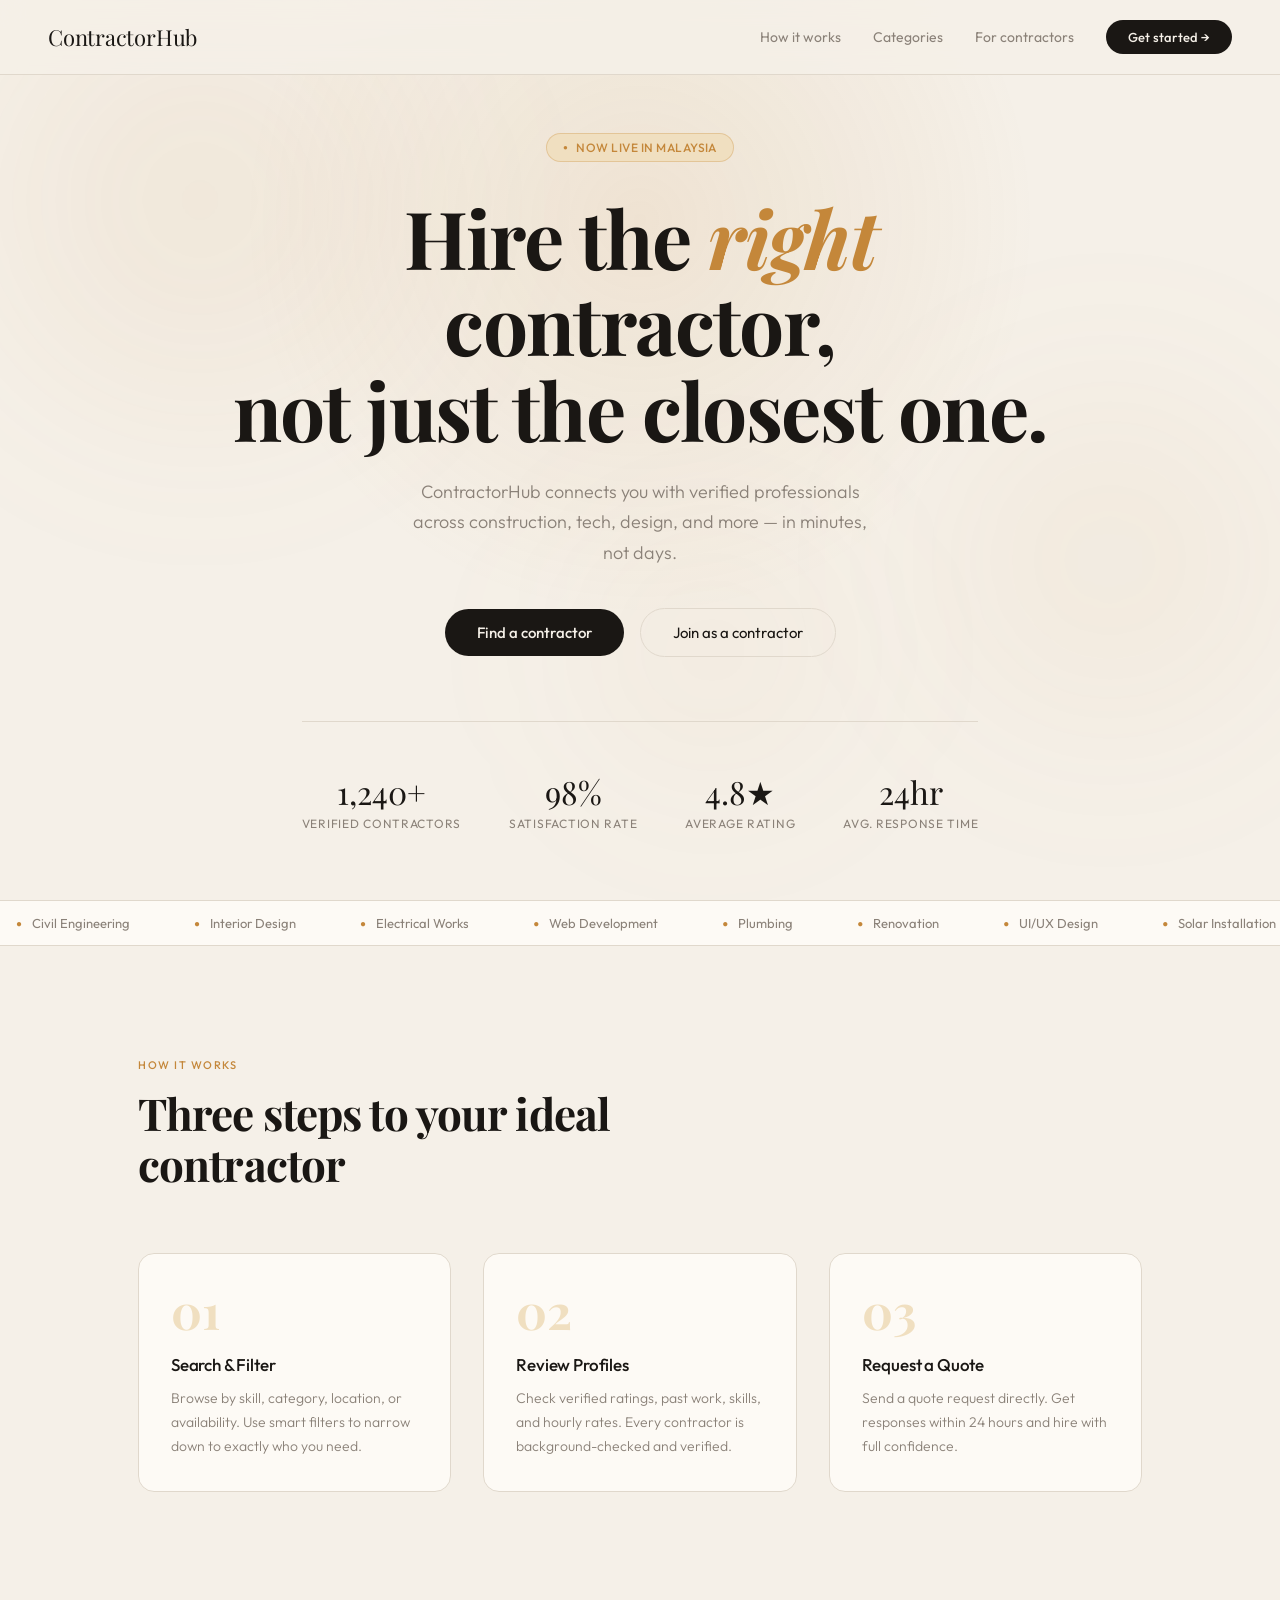
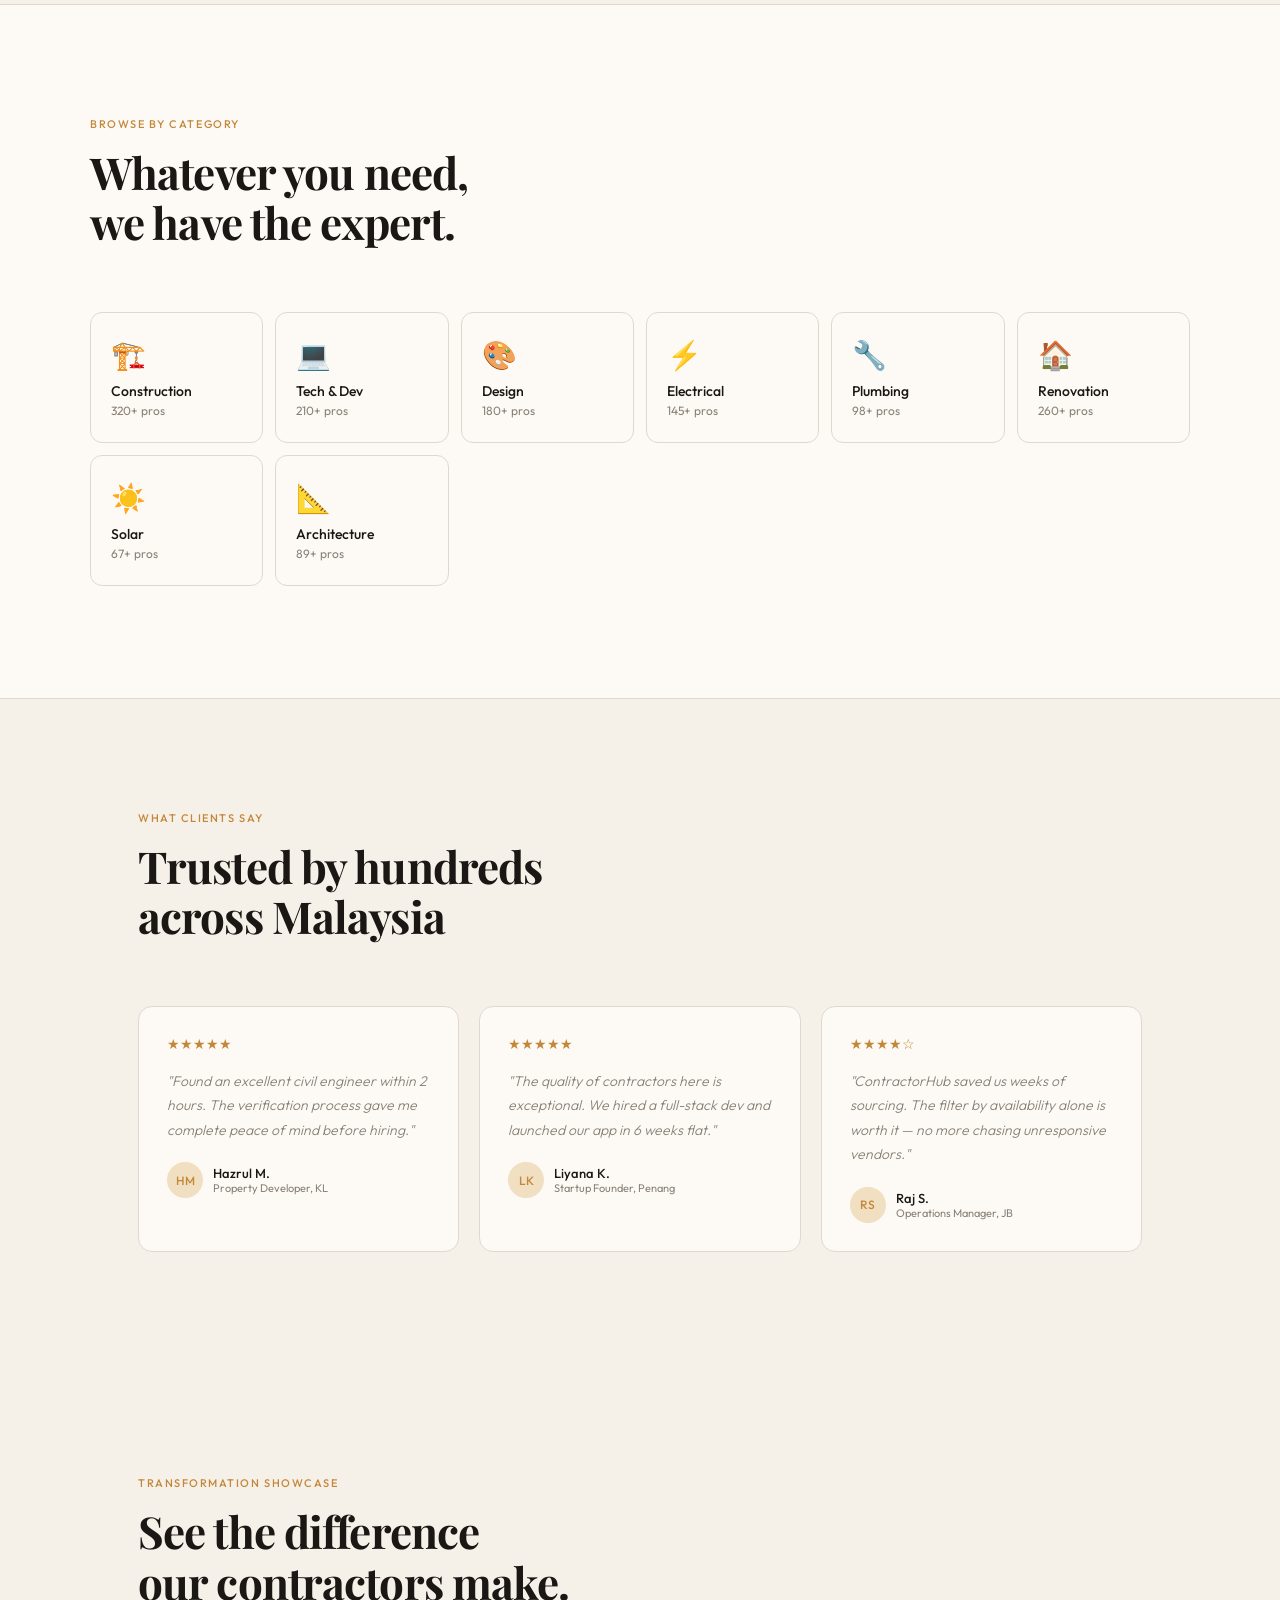
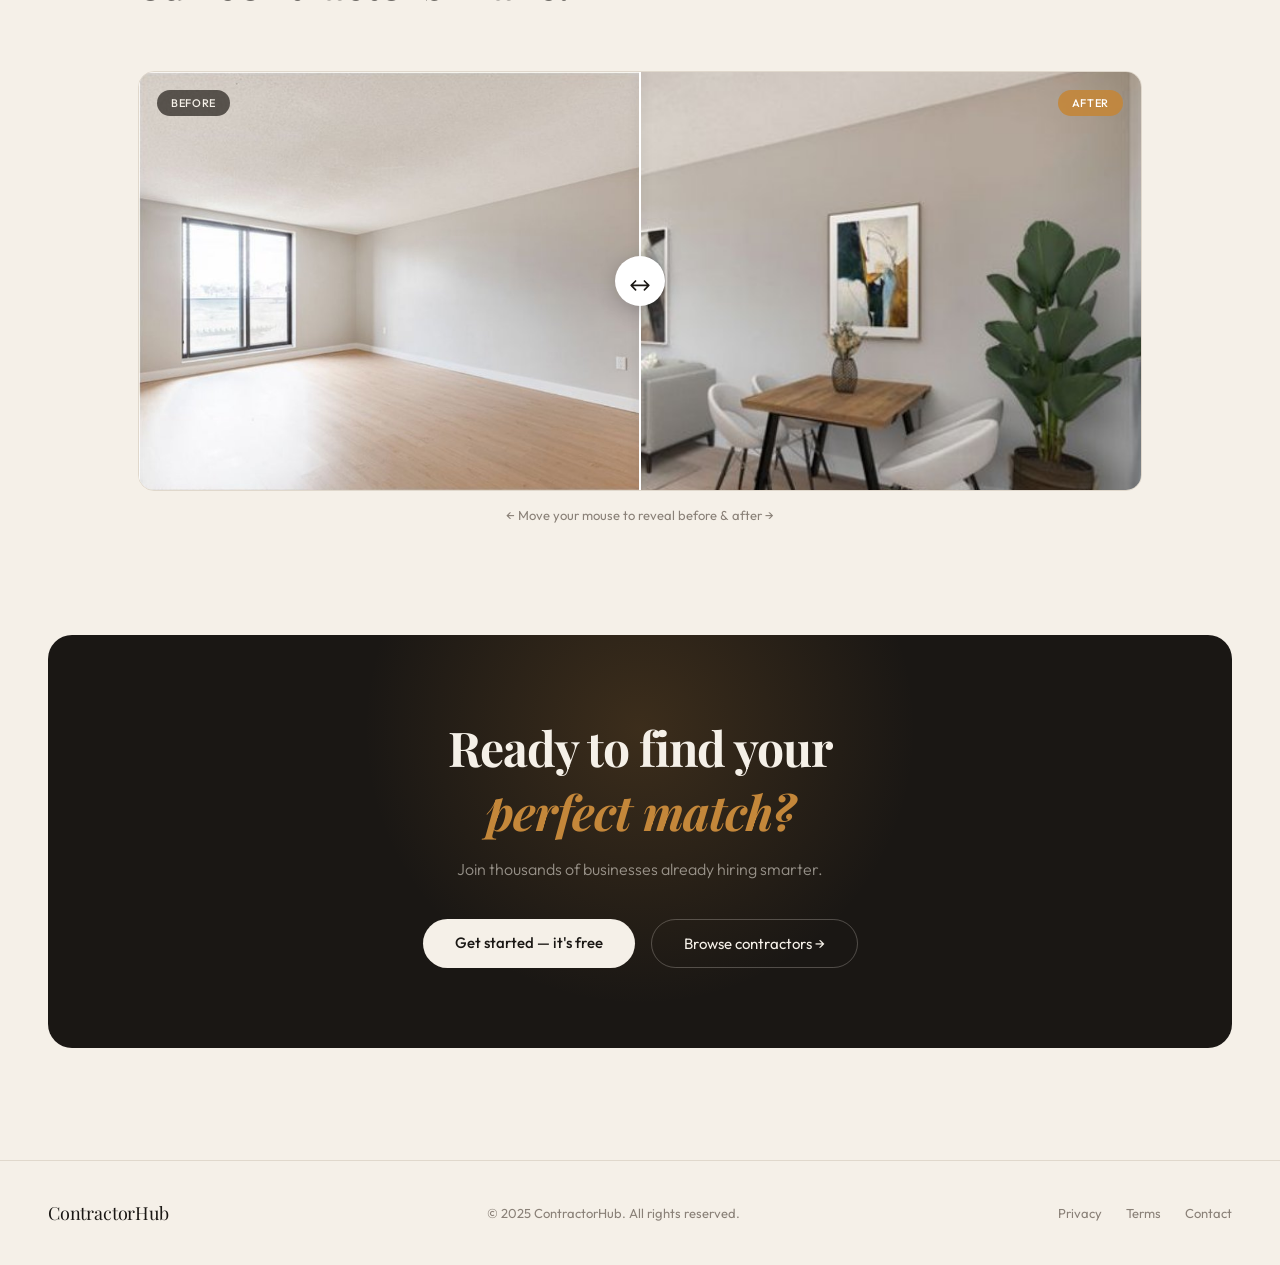
<file: contractor-marketplace/landing.html>
<!DOCTYPE html>
<html lang="en">
<head>
  <meta charset="UTF-8" />
  <meta name="viewport" content="width=device-width, initial-scale=1.0" />
  <title>ContractorHub — The Smart Way to Hire</title>
  <link rel="preconnect" href="https://fonts.googleapis.com" />
  <link href="https://fonts.googleapis.com/css2?family=Playfair+Display:ital,wght@0,400;0,700;1,400&family=Outfit:wght@300;400;500&display=swap" rel="stylesheet" />
  <style>
    *, *::before, *::after { box-sizing: border-box; margin: 0; padding: 0; }

    :root {
      --cream: #F5F0E8;
      --ink: #1A1714;
      --warm: #C4873A;
      --warm-light: #F0DFC0;
      --muted: #8A8178;
      --border: #E0D8CC;
      --white: #FDFAF5;
    }

    html { scroll-behavior: smooth; }

    body {
      font-family: 'Outfit', sans-serif;
      background: var(--cream);
      color: var(--ink);
      overflow-x: hidden;
    }

    /* NAV */
    nav {
      position: fixed;
      top: 0; left: 0; right: 0;
      z-index: 100;
      display: flex;
      align-items: center;
      justify-content: space-between;
      padding: 1.25rem 3rem;
      background: rgba(245, 240, 232, 0.85);
      backdrop-filter: blur(12px);
      border-bottom: 1px solid var(--border);
    }
    .nav-logo {
      font-family: 'Playfair Display', serif;
      font-size: 22px;
      color: var(--ink);
      text-decoration: none;
      letter-spacing: -0.01em;
    }
    .nav-links {
      display: flex;
      align-items: center;
      gap: 2rem;
    }
    .nav-links a {
      font-size: 14px;
      font-weight: 400;
      color: var(--muted);
      text-decoration: none;
      transition: color 0.2s;
    }
    .nav-links a:hover { color: var(--ink); }
    .nav-cta {
      padding: 9px 22px;
      background: var(--ink);
      color: var(--cream) !important;
      border-radius: 100px;
      font-size: 13px !important;
      font-weight: 500 !important;
      transition: opacity 0.2s !important;
    }
    .nav-cta:hover { opacity: 0.8; }

    /* HERO */
    .hero {
      min-height: 100vh;
      display: flex;
      flex-direction: column;
      align-items: center;
      justify-content: center;
      text-align: center;
      padding: 8rem 2rem 4rem;
      position: relative;
      overflow: hidden;
    }
    .hero::before {
      content: '';
      position: absolute;
      top: -20%;
      left: 50%;
      transform: translateX(-50%);
      width: 800px;
      height: 800px;
      background: radial-gradient(ellipse, rgba(196,135,58,0.12) 0%, transparent 70%);
      pointer-events: none;
    }
    .hero-badge {
      display: inline-flex;
      align-items: center;
      gap: 8px;
      padding: 6px 16px;
      background: var(--warm-light);
      border: 1px solid rgba(196,135,58,0.3);
      border-radius: 100px;
      font-size: 12px;
      font-weight: 500;
      color: var(--warm);
      letter-spacing: 0.04em;
      text-transform: uppercase;
      margin-bottom: 2rem;
      opacity: 0;
      animation: fadeUp 0.6s ease 0.1s forwards;
    }
    .hero-badge::before { content: '●'; font-size: 8px; }

    .hero h1 {
      font-family: 'Playfair Display', serif;
      font-size: clamp(42px, 7vw, 80px);
      font-weight: 700;
      line-height: 1.08;
      letter-spacing: -0.02em;
      max-width: 820px;
      margin-bottom: 1.5rem;
      opacity: 0;
      animation: fadeUp 0.7s ease 0.2s forwards;
    }
    .hero h1 em {
      font-style: italic;
      color: var(--warm);
    }
    .hero-sub {
      font-size: clamp(15px, 2vw, 18px);
      font-weight: 300;
      color: var(--muted);
      max-width: 480px;
      line-height: 1.7;
      margin-bottom: 2.5rem;
      opacity: 0;
      animation: fadeUp 0.7s ease 0.35s forwards;
    }
    .hero-actions {
      display: flex;
      align-items: center;
      gap: 1rem;
      flex-wrap: wrap;
      justify-content: center;
      opacity: 0;
      animation: fadeUp 0.7s ease 0.5s forwards;
    }
    .btn-main {
      padding: 14px 32px;
      background: var(--ink);
      color: var(--cream);
      border-radius: 100px;
      font-size: 15px;
      font-weight: 500;
      text-decoration: none;
      transition: transform 0.2s, opacity 0.2s;
      font-family: 'Outfit', sans-serif;
    }
    .btn-main:hover { opacity: 0.85; transform: translateY(-1px); }
    .btn-ghost {
      padding: 14px 32px;
      border: 1px solid var(--border);
      color: var(--ink);
      border-radius: 100px;
      font-size: 15px;
      font-weight: 400;
      text-decoration: none;
      transition: background 0.2s;
      font-family: 'Outfit', sans-serif;
    }
    .btn-ghost:hover { background: var(--warm-light); border-color: var(--warm); }

    .hero-stats {
      display: flex;
      gap: 3rem;
      margin-top: 4rem;
      padding-top: 3rem;
      border-top: 1px solid var(--border);
      opacity: 0;
      animation: fadeUp 0.7s ease 0.65s forwards;
    }
    .hero-stat-num {
      font-family: 'Playfair Display', serif;
      font-size: 32px;
      color: var(--ink);
    }
    .hero-stat-label {
      font-size: 12px;
      color: var(--muted);
      letter-spacing: 0.06em;
      text-transform: uppercase;
      margin-top: 3px;
    }

    /* MARQUEE */
    .marquee-wrap {
      overflow: hidden;
      border-top: 1px solid var(--border);
      border-bottom: 1px solid var(--border);
      padding: 14px 0;
      background: var(--white);
    }
    .marquee-track {
      display: flex;
      gap: 2rem;
      animation: scroll 28s linear infinite;
      width: max-content;
    }
    .marquee-item {
      display: flex;
      align-items: center;
      gap: 10px;
      font-size: 13px;
      font-weight: 400;
      color: var(--muted);
      white-space: nowrap;
      padding: 0 1rem;
    }
    .marquee-item span { color: var(--warm); font-size: 10px; }

    /* HOW IT WORKS */
    .section {
      padding: 7rem 3rem;
      max-width: 1100px;
      margin: 0 auto;
    }
    .section-eyebrow {
      font-size: 11px;
      letter-spacing: 0.14em;
      text-transform: uppercase;
      color: var(--warm);
      margin-bottom: 1rem;
      font-weight: 500;
    }
    .section-title {
      font-family: 'Playfair Display', serif;
      font-size: clamp(28px, 4vw, 44px);
      font-weight: 700;
      letter-spacing: -0.02em;
      line-height: 1.15;
      max-width: 560px;
      margin-bottom: 4rem;
    }
    .steps {
      display: grid;
      grid-template-columns: repeat(3, 1fr);
      gap: 2rem;
    }
    .step {
      padding: 2rem;
      background: var(--white);
      border: 1px solid var(--border);
      border-radius: 16px;
      position: relative;
      transition: transform 0.2s, border-color 0.2s;
    }
    .step:hover { transform: translateY(-4px); border-color: var(--warm); }
    .step-num {
      font-family: 'Playfair Display', serif;
      font-size: 48px;
      color: var(--warm-light);
      line-height: 1;
      margin-bottom: 1.25rem;
      font-weight: 700;
    }
    .step h3 {
      font-size: 17px;
      font-weight: 500;
      margin-bottom: 0.75rem;
      letter-spacing: -0.01em;
    }
    .step p { font-size: 14px; color: var(--muted); line-height: 1.7; font-weight: 300; }

    /* CATEGORIES */
    .cats-section {
      background: var(--white);
      border-top: 1px solid var(--border);
      border-bottom: 1px solid var(--border);
      padding: 7rem 3rem;
    }
    .cats-inner { max-width: 1100px; margin: 0 auto; }
    .cats-grid {
      display: grid;
      grid-template-columns: repeat(auto-fill, minmax(160px, 1fr));
      gap: 12px;
      margin-top: 3rem;
    }
    .cat-card {
      padding: 1.5rem 1.25rem;
      border: 1px solid var(--border);
      border-radius: 12px;
      cursor: pointer;
      transition: all 0.2s;
      text-decoration: none;
      display: block;
    }
    .cat-card:hover { background: var(--warm-light); border-color: var(--warm); transform: translateY(-2px); }
    .cat-icon { font-size: 28px; margin-bottom: 10px; }
    .cat-name { font-size: 14px; font-weight: 500; color: var(--ink); }
    .cat-count { font-size: 12px; color: var(--muted); margin-top: 3px; }

    /* TESTIMONIALS */
    .testi-grid {
      display: grid;
      grid-template-columns: repeat(3, 1fr);
      gap: 1.25rem;
      margin-top: 3rem;
    }
    .testi-card {
      background: var(--white);
      border: 1px solid var(--border);
      border-radius: 14px;
      padding: 1.75rem;
      transition: transform 0.2s;
    }
    .testi-card:hover { transform: translateY(-3px); }
    .testi-stars { color: var(--warm); font-size: 14px; margin-bottom: 1rem; }
    .testi-text { font-size: 14px; color: var(--muted); line-height: 1.75; font-weight: 300; font-style: italic; margin-bottom: 1.25rem; }
    .testi-author { display: flex; align-items: center; gap: 10px; }
    .testi-av {
      width: 36px; height: 36px; border-radius: 50%;
      display: flex; align-items: center; justify-content: center;
      font-size: 12px; font-weight: 500;
      background: var(--warm-light); color: var(--warm);
    }
    .testi-name { font-size: 13px; font-weight: 500; }
    .testi-role { font-size: 11px; color: var(--muted); }

    /* CTA BANNER */
    .cta-banner {
      margin: 0 3rem 7rem;
      background: var(--ink);
      border-radius: 24px;
      padding: 5rem 4rem;
      text-align: center;
      position: relative;
      overflow: hidden;
    }
    .cta-banner::before {
      content: '';
      position: absolute;
      top: -50%; left: 50%;
      transform: translateX(-50%);
      width: 600px; height: 600px;
      background: radial-gradient(ellipse, rgba(196,135,58,0.2) 0%, transparent 65%);
      pointer-events: none;
    }
    .cta-banner h2 {
      font-family: 'Playfair Display', serif;
      font-size: clamp(28px, 4vw, 48px);
      color: var(--cream);
      margin-bottom: 1rem;
      letter-spacing: -0.02em;
      position: relative;
    }
    .cta-banner h2 em { color: var(--warm); font-style: italic; }
    .cta-banner p {
      font-size: 16px;
      color: rgba(245,240,232,0.55);
      margin-bottom: 2.5rem;
      font-weight: 300;
      position: relative;
    }
    .cta-banner-btns { display: flex; gap: 1rem; justify-content: center; position: relative; flex-wrap: wrap; }
    .btn-cream {
      padding: 14px 32px;
      background: var(--cream);
      color: var(--ink);
      border-radius: 100px;
      font-size: 15px;
      font-weight: 500;
      text-decoration: none;
      transition: opacity 0.2s;
      font-family: 'Outfit', sans-serif;
    }
    .btn-cream:hover { opacity: 0.85; }
    .btn-outline-cream {
      padding: 14px 32px;
      border: 1px solid rgba(245,240,232,0.25);
      color: var(--cream);
      border-radius: 100px;
      font-size: 15px;
      font-weight: 400;
      text-decoration: none;
      transition: background 0.2s;
      font-family: 'Outfit', sans-serif;
    }
    .btn-outline-cream:hover { background: rgba(245,240,232,0.1); }

    /* FOOTER */
    footer {
      border-top: 1px solid var(--border);
      padding: 2.5rem 3rem;
      display: flex;
      align-items: center;
      justify-content: space-between;
      flex-wrap: wrap;
      gap: 1rem;
    }
    footer .nav-logo { font-size: 18px; }
    .footer-copy { font-size: 13px; color: var(--muted); }
    .footer-links { display: flex; gap: 1.5rem; }
    .footer-links a { font-size: 13px; color: var(--muted); text-decoration: none; }
    .footer-links a:hover { color: var(--ink); }

    /* ANIMATIONS */
    @keyframes fadeUp {
      from { opacity: 0; transform: translateY(20px); }
      to   { opacity: 1; transform: translateY(0); }
    }
    @keyframes scroll {
      from { transform: translateX(0); }
      to   { transform: translateX(-50%); }
    }

    /* PARALLAX BG */
    #parallax-bg {
      position: fixed;
      inset: 0;
      z-index: -1;
      pointer-events: none;
    }
    .parallax-layer {
      position: absolute;
      inset: 0;
      will-change: transform;
    }
    .orb {
      position: absolute;
      border-radius: 50%;
      filter: blur(80px);
      opacity: 0;
      transition: opacity 1.2s ease;
    }
    .orb.visible { opacity: 1; }
    .orb-1 { width: 600px; height: 600px; background: radial-gradient(ellipse, rgba(196,135,58,0.10) 0%, transparent 70%); top: -100px; left: -100px; }
    .orb-2 { width: 500px; height: 500px; background: radial-gradient(ellipse, rgba(196,135,58,0.07) 0%, transparent 70%); bottom: 10%; right: -80px; }
    .orb-3 { width: 400px; height: 400px; background: radial-gradient(ellipse, rgba(196,135,58,0.06) 0%, transparent 70%); top: 50%; left: 40%; }


    /* BEFORE/AFTER SLIDER */
    .ba-section {
      padding: 7rem 3rem;
      max-width: 1100px;
      margin: 0 auto;
    }
    .ba-slider-wrap {
      position: relative;
      width: 100%;
      height: 420px;
      border-radius: 16px;
      overflow: hidden;
      cursor: ew-resize;
      user-select: none;
      border: 1px solid var(--border);
      margin-top: 3rem;
    }
    .ba-img-after {
      position: absolute;
      inset: 0;
      width: 100%;
      height: 100%;
      object-fit: cover;
      object-position: center;
      pointer-events: none;
    }
    .ba-before-clip {
      position: absolute;
      inset: 0;
      overflow: hidden;
      width: 50%;
    }
    .ba-before-clip img {
      position: absolute;
      top: 0; left: 0;
      width: 100vw;
      max-width: 100%;
      height: 100%;
      object-fit: cover;
      object-position: left center;
      pointer-events: none;
    }
    .ba-divider {
      position: absolute;
      top: 0; bottom: 0;
      width: 2px;
      background: #fff;
      left: 50%;
      transform: translateX(-50%);
      z-index: 10;
      pointer-events: none;
      box-shadow: 0 0 12px rgba(0,0,0,0.2);
    }
    .ba-handle {
      position: absolute;
      top: 50%; left: 50%;
      transform: translate(-50%, -50%);
      width: 50px; height: 50px;
      background: #fff;
      border-radius: 50%;
      box-shadow: 0 4px 20px rgba(0,0,0,0.2);
      display: flex;
      align-items: center;
      justify-content: center;
      z-index: 11;
      pointer-events: none;
    }
    .ba-tag {
      position: absolute;
      top: 18px;
      z-index: 12;
      font-size: 11px;
      font-family: 'Outfit', sans-serif;
      font-weight: 500;
      padding: 6px 14px;
      border-radius: 100px;
      pointer-events: none;
      letter-spacing: 0.06em;
      text-transform: uppercase;
    }
    .ba-tag-before { left: 18px; background: rgba(20,16,12,0.65); color: #F5F0E8; }
    .ba-tag-after  { right: 18px; background: rgba(196,135,58,0.9); color: #fff; }
    .ba-hint {
      text-align: center;
      margin-top: 1rem;
      font-size: 13px;
      font-family: 'Outfit', sans-serif;
      color: var(--muted);
    }

    /* RESPONSIVE */
    @media (max-width: 768px) {
      nav { padding: 1rem 1.5rem; }
      .nav-links a:not(.nav-cta) { display: none; }
      .section { padding: 5rem 1.5rem; }
      .steps { grid-template-columns: 1fr; }
      .testi-grid { grid-template-columns: 1fr; }
      .cta-banner { margin: 0 1.5rem 5rem; padding: 3rem 1.75rem; }
      .hero-stats { gap: 2rem; }
      footer { padding: 2rem 1.5rem; }
      .cats-section { padding: 5rem 1.5rem; }
    }
  </style>
</head>
<body>

<!-- NAV -->
<nav>
  <a href="landing.html" class="nav-logo">ContractorHub</a>
  <div class="nav-links">
    <a href="#">How it works</a>
    <a href="#">Categories</a>
    <a href="#">For contractors</a>
    <a href="signin.html" class="nav-cta">Get started →</a>
  </div>
</nav>

<!-- HERO -->
<section class="hero">
  <div class="hero-badge">Now live in Malaysia</div>
  <h1>Hire the <em>right</em> contractor,<br/>not just the closest one.</h1>
  <p class="hero-sub">ContractorHub connects you with verified professionals across construction, tech, design, and more — in minutes, not days.</p>
  <div class="hero-actions">
    <a href="signin.html" class="btn-main">Find a contractor</a>
    <a href="signin.html" class="btn-ghost">Join as a contractor</a>
  </div>
  <div class="hero-stats">
    <div class="hero-stat">
      <div class="hero-stat-num">1,240+</div>
      <div class="hero-stat-label">Verified Contractors</div>
    </div>
    <div class="hero-stat">
      <div class="hero-stat-num">98%</div>
      <div class="hero-stat-label">Satisfaction Rate</div>
    </div>
    <div class="hero-stat">
      <div class="hero-stat-num">4.8★</div>
      <div class="hero-stat-label">Average Rating</div>
    </div>
    <div class="hero-stat">
      <div class="hero-stat-num">24hr</div>
      <div class="hero-stat-label">Avg. Response Time</div>
    </div>
  </div>
</section>

<!-- MARQUEE -->
<div class="marquee-wrap">
  <div class="marquee-track">
    <div class="marquee-item"><span>●</span> Civil Engineering</div>
    <div class="marquee-item"><span>●</span> Interior Design</div>
    <div class="marquee-item"><span>●</span> Electrical Works</div>
    <div class="marquee-item"><span>●</span> Web Development</div>
    <div class="marquee-item"><span>●</span> Plumbing</div>
    <div class="marquee-item"><span>●</span> Renovation</div>
    <div class="marquee-item"><span>●</span> UI/UX Design</div>
    <div class="marquee-item"><span>●</span> Solar Installation</div>
    <div class="marquee-item"><span>●</span> HVAC</div>
    <div class="marquee-item"><span>●</span> Graphic Design</div>
    <div class="marquee-item"><span>●</span> Data Engineering</div>
    <div class="marquee-item"><span>●</span> Structural Engineering</div>
    <!-- duplicate for seamless loop -->
    <div class="marquee-item"><span>●</span> Civil Engineering</div>
    <div class="marquee-item"><span>●</span> Interior Design</div>
    <div class="marquee-item"><span>●</span> Electrical Works</div>
    <div class="marquee-item"><span>●</span> Web Development</div>
    <div class="marquee-item"><span>●</span> Plumbing</div>
    <div class="marquee-item"><span>●</span> Renovation</div>
    <div class="marquee-item"><span>●</span> UI/UX Design</div>
    <div class="marquee-item"><span>●</span> Solar Installation</div>
    <div class="marquee-item"><span>●</span> HVAC</div>
    <div class="marquee-item"><span>●</span> Graphic Design</div>
    <div class="marquee-item"><span>●</span> Data Engineering</div>
    <div class="marquee-item"><span>●</span> Structural Engineering</div>
  </div>
</div>

<!-- HOW IT WORKS -->
<section class="section">
  <p class="section-eyebrow">How it works</p>
  <h2 class="section-title">Three steps to your ideal contractor</h2>
  <div class="steps">
    <div class="step">
      <div class="step-num">01</div>
      <h3>Search & Filter</h3>
      <p>Browse by skill, category, location, or availability. Use smart filters to narrow down to exactly who you need.</p>
    </div>
    <div class="step">
      <div class="step-num">02</div>
      <h3>Review Profiles</h3>
      <p>Check verified ratings, past work, skills, and hourly rates. Every contractor is background-checked and verified.</p>
    </div>
    <div class="step">
      <div class="step-num">03</div>
      <h3>Request a Quote</h3>
      <p>Send a quote request directly. Get responses within 24 hours and hire with full confidence.</p>
    </div>
  </div>
</section>

<!-- CATEGORIES -->
<div class="cats-section">
  <div class="cats-inner">
    <p class="section-eyebrow">Browse by category</p>
    <h2 class="section-title">Whatever you need,<br/>we have the expert.</h2>
    <div class="cats-grid">
      <a href="signin.html" class="cat-card"><div class="cat-icon">🏗️</div><div class="cat-name">Construction</div><div class="cat-count">320+ pros</div></a>
      <a href="signin.html" class="cat-card"><div class="cat-icon">💻</div><div class="cat-name">Tech & Dev</div><div class="cat-count">210+ pros</div></a>
      <a href="signin.html" class="cat-card"><div class="cat-icon">🎨</div><div class="cat-name">Design</div><div class="cat-count">180+ pros</div></a>
      <a href="signin.html" class="cat-card"><div class="cat-icon">⚡</div><div class="cat-name">Electrical</div><div class="cat-count">145+ pros</div></a>
      <a href="signin.html" class="cat-card"><div class="cat-icon">🔧</div><div class="cat-name">Plumbing</div><div class="cat-count">98+ pros</div></a>
      <a href="signin.html" class="cat-card"><div class="cat-icon">🏠</div><div class="cat-name">Renovation</div><div class="cat-count">260+ pros</div></a>
      <a href="signin.html" class="cat-card"><div class="cat-icon">☀️</div><div class="cat-name">Solar</div><div class="cat-count">67+ pros</div></a>
      <a href="signin.html" class="cat-card"><div class="cat-icon">📐</div><div class="cat-name">Architecture</div><div class="cat-count">89+ pros</div></a>
    </div>
  </div>
</div>

<!-- TESTIMONIALS -->
<section class="section">
  <p class="section-eyebrow">What clients say</p>
  <h2 class="section-title">Trusted by hundreds<br/>across Malaysia</h2>
  <div class="testi-grid">
    <div class="testi-card">
      <div class="testi-stars">★★★★★</div>
      <p class="testi-text">"Found an excellent civil engineer within 2 hours. The verification process gave me complete peace of mind before hiring."</p>
      <div class="testi-author">
        <div class="testi-av">HM</div>
        <div><div class="testi-name">Hazrul M.</div><div class="testi-role">Property Developer, KL</div></div>
      </div>
    </div>
    <div class="testi-card">
      <div class="testi-stars">★★★★★</div>
      <p class="testi-text">"The quality of contractors here is exceptional. We hired a full-stack dev and launched our app in 6 weeks flat."</p>
      <div class="testi-author">
        <div class="testi-av">LK</div>
        <div><div class="testi-name">Liyana K.</div><div class="testi-role">Startup Founder, Penang</div></div>
      </div>
    </div>
    <div class="testi-card">
      <div class="testi-stars">★★★★☆</div>
      <p class="testi-text">"ContractorHub saved us weeks of sourcing. The filter by availability alone is worth it — no more chasing unresponsive vendors."</p>
      <div class="testi-author">
        <div class="testi-av">RS</div>
        <div><div class="testi-name">Raj S.</div><div class="testi-role">Operations Manager, JB</div></div>
      </div>
    </div>
  </div>
</section>

<!-- BEFORE / AFTER SLIDER -->
<section class="ba-section">
  <p class="section-eyebrow">Transformation showcase</p>
  <h2 class="section-title">See the difference<br/>our contractors make.</h2>
  <div class="ba-slider-wrap" id="baSlider">
    <img class="ba-img-after" src="[data-uri]" alt="After renovation" />
    <div class="ba-before-clip" id="baClip">
      <img src="[data-uri]" alt="Before renovation" />
    </div>
    <div class="ba-divider" id="baDivider"></div>
    <div class="ba-handle" id="baHandle">
      <svg width="22" height="22" viewBox="0 0 20 20" fill="none">
        <path d="M6 10l-4 4m0 0l4 4m-4-4h16m0 0l-4-4m4 4l-4 4" stroke="#1A1714" stroke-width="1.5" stroke-linecap="round" stroke-linejoin="round"/>
      </svg>
    </div>
    <div class="ba-tag ba-tag-before">Before</div>
    <div class="ba-tag ba-tag-after">After</div>
  </div>
  <p class="ba-hint">← Move your mouse to reveal before &amp; after →</p>
</section>

<!-- CTA BANNER -->
<div class="cta-banner">
  <h2>Ready to find your<br/><em>perfect match?</em></h2>
  <p>Join thousands of businesses already hiring smarter.</p>
  <div class="cta-banner-btns">
    <a href="signin.html" class="btn-cream">Get started — it's free</a>
    <a href="marketplace.html" class="btn-outline-cream">Browse contractors →</a>
  </div>
</div>

<!-- FOOTER -->
<footer>
  <a href="landing.html" class="nav-logo">ContractorHub</a>
  <p class="footer-copy">© 2025 ContractorHub. All rights reserved.</p>
  <div class="footer-links">
    <a href="#">Privacy</a>
    <a href="#">Terms</a>
    <a href="#">Contact</a>
  </div>
</footer>

<!-- PARALLAX BACKGROUND -->
<div id="parallax-bg">
  <div class="parallax-layer" id="layer1">
    <div class="orb orb-1" id="orb1"></div>
  </div>
  <div class="parallax-layer" id="layer2">
    <div class="orb orb-2" id="orb2"></div>
  </div>
  <div class="parallax-layer" id="layer3">
    <div class="orb orb-3" id="orb3"></div>
  </div>
</div>

<script>
  /* Fade in orbs after load */
  window.addEventListener('load', () => {
    document.querySelectorAll('.orb').forEach((o, i) => {
      setTimeout(() => o.classList.add('visible'), i * 300);
    });
  });

  /* Parallax on scroll */
  const layer1 = document.getElementById('layer1');
  const layer2 = document.getElementById('layer2');
  const layer3 = document.getElementById('layer3');

  let ticking = false;
  let lastY = 0;

  window.addEventListener('scroll', () => {
    lastY = window.scrollY;
    if (!ticking) {
      requestAnimationFrame(() => {
        const y = lastY;
        layer1.style.transform = `translateY(${y * 0.25}px)`;
        layer2.style.transform = `translateY(${y * -0.18}px)`;
        layer3.style.transform = `translateY(${y * 0.12}px)`;
        ticking = false;
      });
      ticking = true;
    }
  });

  /* Subtle mouse parallax on hero */
  document.addEventListener('mousemove', (e) => {
    const xRatio = (e.clientX / window.innerWidth  - 0.5);
    const yRatio = (e.clientY / window.innerHeight - 0.5);
    layer1.style.transform = `translate(${xRatio * 18}px, ${yRatio * 12}px)`;
    layer2.style.transform = `translate(${xRatio * -14}px, ${yRatio * -10}px)`;
    layer3.style.transform = `translate(${xRatio * 10}px, ${yRatio * 8}px)`;
  });
</script>

<script>
(function() {
  var slider  = document.getElementById('baSlider');
  var clip    = document.getElementById('baClip');
  var divider = document.getElementById('baDivider');
  var handle  = document.getElementById('baHandle');
  if (!slider) return;
  function setPos(clientX) {
    var rect = slider.getBoundingClientRect();
    var pct  = (clientX - rect.left) / rect.width;
    pct = Math.max(0.02, Math.min(0.98, pct));
    var val = (pct * 100) + '%';
    clip.style.width    = val;
    divider.style.left  = val;
    handle.style.left   = val;
  }
  slider.addEventListener('mousemove', function(e){ setPos(e.clientX); });
  slider.addEventListener('touchmove', function(e){ e.preventDefault(); setPos(e.touches[0].clientX); }, { passive: false });
})();
</script>

</body>
</html>
</file>
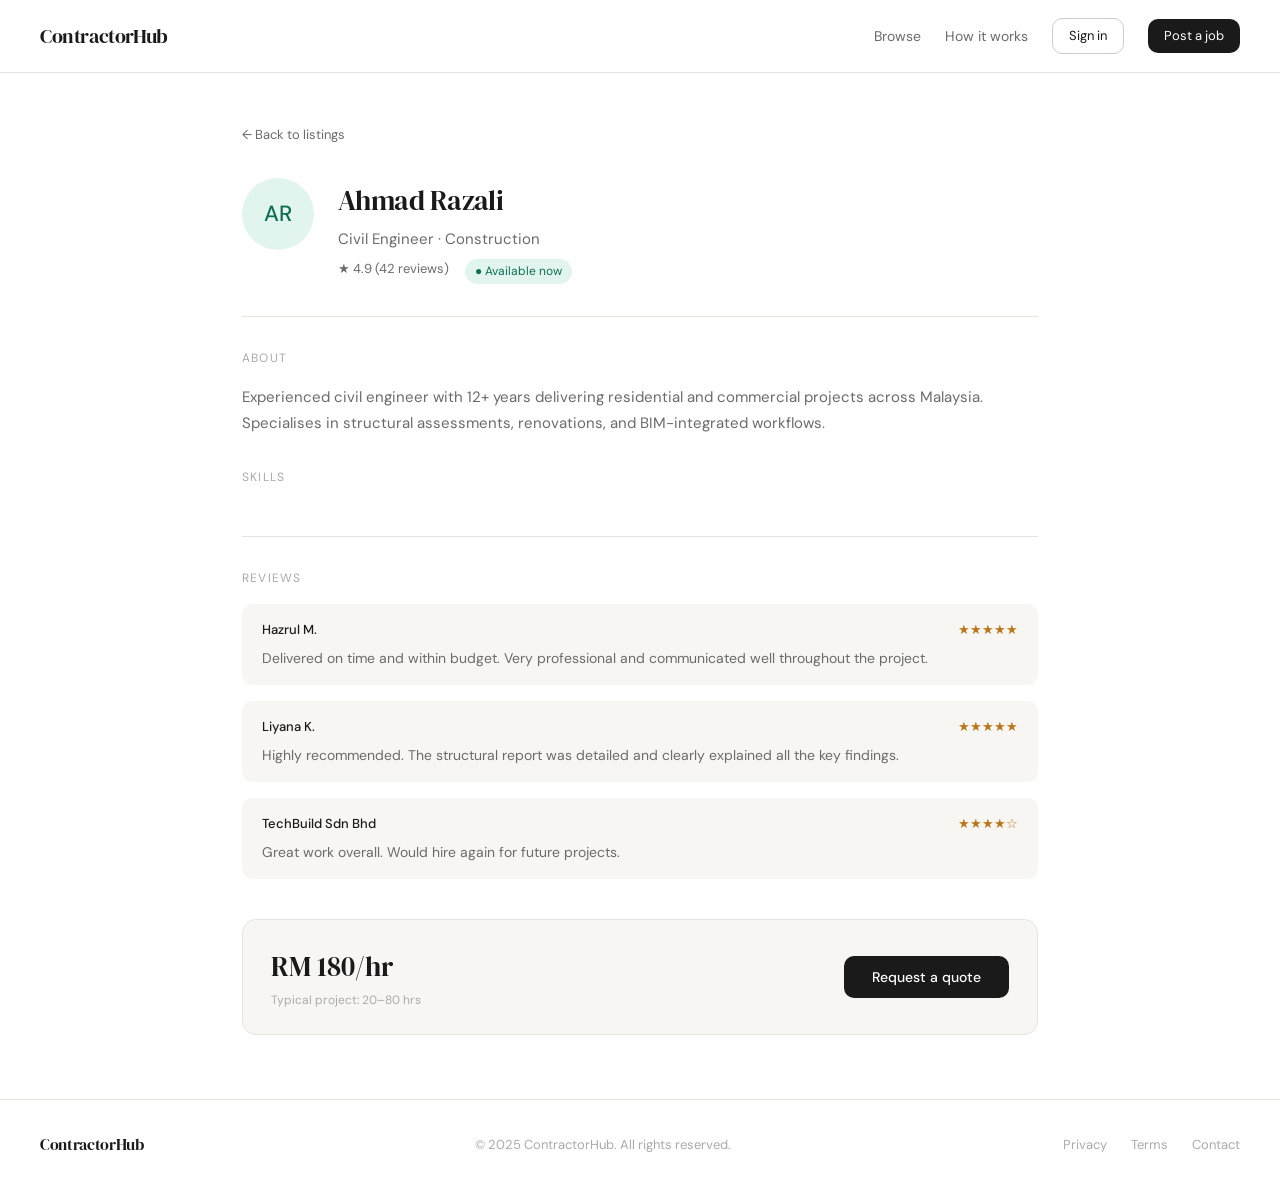
<file: contractor-marketplace/profile.html>
<!DOCTYPE html>
<html lang="en">
<head>
  <meta charset="UTF-8" />
  <meta name="viewport" content="width=device-width, initial-scale=1.0" />
  <title>Contractor Profile — ContractorHub</title>
  <link rel="preconnect" href="https://fonts.googleapis.com" />
  <link href="https://fonts.googleapis.com/css2?family=DM+Sans:wght@400;500&family=DM+Serif+Display&display=swap" rel="stylesheet" />
  <link rel="stylesheet" href="style.css" />
  <style>
    .profile-wrap { max-width: 860px; margin: 0 auto; padding: 3rem 2rem 4rem; }
    .back { font-size: 13px; color: var(--text2); text-decoration: none; display: inline-flex; align-items: center; gap: 6px; margin-bottom: 2rem; }
    .back:hover { color: var(--text); }
    .profile-header { display: flex; gap: 1.5rem; align-items: flex-start; margin-bottom: 2rem; }
    .profile-avatar { width: 72px; height: 72px; border-radius: 50%; display: flex; align-items: center; justify-content: center; font-size: 22px; font-weight: 500; flex-shrink: 0; }
    .profile-name { font-family: 'DM Serif Display', serif; font-size: 28px; font-weight: 400; letter-spacing: -0.02em; margin-bottom: 4px; }
    .profile-role { font-size: 15px; color: var(--text2); margin-bottom: 8px; }
    .profile-meta { display: flex; gap: 1rem; flex-wrap: wrap; font-size: 13px; color: var(--text2); }
    .badge-avail { font-size: 12px; color: var(--green); background: var(--green-bg); padding: 3px 10px; border-radius: 99px; }
    .badge-busy  { font-size: 12px; color: var(--text3); background: var(--bg2); padding: 3px 10px; border-radius: 99px; }
    .divider { border: none; border-top: 0.5px solid var(--border); margin: 2rem 0; }
    .section-title { font-size: 12px; letter-spacing: 0.1em; text-transform: uppercase; color: var(--text3); margin-bottom: 1rem; }
    .skills-list { display: flex; flex-wrap: wrap; gap: 8px; }
    .skill-pill { font-size: 13px; padding: 5px 14px; background: var(--bg2); border-radius: 99px; color: var(--text2); border: 0.5px solid var(--border); }
    .reviews-list { display: flex; flex-direction: column; gap: 1rem; }
    .review-card { background: var(--bg2); border-radius: var(--radius); padding: 1rem 1.25rem; }
    .review-top { display: flex; justify-content: space-between; font-size: 13px; margin-bottom: 6px; }
    .reviewer { font-weight: 500; }
    .review-text { font-size: 14px; color: var(--text2); line-height: 1.6; }
    .cta-box { background: var(--bg2); border-radius: var(--radius-lg); padding: 1.5rem 1.75rem; display: flex; justify-content: space-between; align-items: center; gap: 1rem; flex-wrap: wrap; margin-top: 2.5rem; border: 0.5px solid var(--border); }
    .cta-rate { font-family: 'DM Serif Display', serif; font-size: 28px; }
    .cta-note { font-size: 12px; color: var(--text3); margin-top: 2px; }
    .cta-btn { padding: 12px 28px; background: var(--text); color: var(--bg); border: none; border-radius: var(--radius); font-size: 14px; font-family: 'DM Sans', sans-serif; font-weight: 500; cursor: pointer; transition: opacity 0.15s; }
    .cta-btn:hover { opacity: 0.8; }
  </style>
</head>
<body>

  <nav class="nav">
    <a href="index.html" class="logo">ContractorHub</a>
    <div class="nav-links">
      <a href="index.html">Browse</a>
      <a href="#">How it works</a>
      <a href="#" class="btn-outline">Sign in</a>
      <a href="#" class="btn-primary">Post a job</a>
    </div>
  </nav>

  <div class="profile-wrap">
    <a href="index.html" class="back">← Back to listings</a>

    <div class="profile-header">
      <div class="profile-avatar av-teal" id="profileAvatar">AR</div>
      <div>
        <div class="profile-name" id="profileName">Ahmad Razali</div>
        <div class="profile-role" id="profileRole">Civil Engineer · Construction</div>
        <div class="profile-meta">
          <span id="profileRating">★ 4.9 (42 reviews)</span>
          <span id="profileAvail" class="badge-avail">● Available now</span>
        </div>
      </div>
    </div>

    <hr class="divider" />

    <p class="section-title">About</p>
    <p id="profileAbout" style="font-size:15px;color:var(--text2);line-height:1.75;margin-bottom:2rem;">
      Experienced civil engineer with 12+ years delivering residential and commercial projects across Malaysia. Specialises in structural assessments, renovations, and BIM-integrated workflows.
    </p>

    <p class="section-title">Skills</p>
    <div class="skills-list" id="profileSkills"></div>

    <hr class="divider" />

    <p class="section-title">Reviews</p>
    <div class="reviews-list">
      <div class="review-card">
        <div class="review-top"><span class="reviewer">Hazrul M.</span><span style="color:#ba7517;">★★★★★</span></div>
        <p class="review-text">Delivered on time and within budget. Very professional and communicated well throughout the project.</p>
      </div>
      <div class="review-card">
        <div class="review-top"><span class="reviewer">Liyana K.</span><span style="color:#ba7517;">★★★★★</span></div>
        <p class="review-text">Highly recommended. The structural report was detailed and clearly explained all the key findings.</p>
      </div>
      <div class="review-card">
        <div class="review-top"><span class="reviewer">TechBuild Sdn Bhd</span><span style="color:#ba7517;">★★★★☆</span></div>
        <p class="review-text">Great work overall. Would hire again for future projects.</p>
      </div>
    </div>

    <div class="cta-box">
      <div>
        <div class="cta-rate" id="profileRate">RM 180/hr</div>
        <div class="cta-note">Typical project: 20–80 hrs</div>
      </div>
      <button class="cta-btn">Request a quote</button>
    </div>
  </div>

  <footer class="footer">
    <p class="logo">ContractorHub</p>
    <p>© 2025 ContractorHub. All rights reserved.</p>
    <div class="footer-links">
      <a href="#">Privacy</a>
      <a href="#">Terms</a>
      <a href="#">Contact</a>
    </div>
  </footer>

</body>
</html>
</file>
<file: contractor-marketplace/style.css>
*, *::before, *::after { box-sizing: border-box; margin: 0; padding: 0; }

:root {
  --bg: #ffffff;
  --bg2: #f7f6f3;
  --text: #1a1a1a;
  --text2: #6b6b6b;
  --text3: #aaaaaa;
  --border: #e5e3de;
  --border2: #d0cdc6;
  --accent: #1a1a1a;
  --green: #0f6e56;
  --green-bg: #e1f5ee;
  --amber: #ba7517;
  --radius: 10px;
  --radius-lg: 14px;
}

body {
  font-family: 'DM Sans', sans-serif;
  background: var(--bg);
  color: var(--text);
  line-height: 1.6;
  min-height: 100vh;
}

/* NAV */
.nav {
  display: flex;
  align-items: center;
  justify-content: space-between;
  padding: 1.1rem 2.5rem;
  border-bottom: 0.5px solid var(--border);
  position: sticky;
  top: 0;
  background: rgba(255,255,255,0.92);
  backdrop-filter: blur(10px);
  z-index: 100;
}
.logo {
  font-family: 'DM Serif Display', serif;
  font-size: 20px;
  color: var(--text);
  text-decoration: none;
  letter-spacing: -0.02em;
}
.nav-links {
  display: flex;
  align-items: center;
  gap: 1.5rem;
}
.nav-links a {
  font-size: 14px;
  color: var(--text2);
  text-decoration: none;
  transition: color 0.15s;
}
.nav-links a:hover { color: var(--text); }
.btn-outline {
  padding: 7px 16px;
  border: 0.5px solid var(--border2);
  border-radius: var(--radius);
  color: var(--text) !important;
  font-size: 13px !important;
  transition: background 0.15s !important;
}
.btn-outline:hover { background: var(--bg2) !important; }
.btn-primary {
  padding: 7px 16px;
  background: var(--text);
  color: var(--bg) !important;
  border-radius: var(--radius);
  font-size: 13px !important;
  transition: opacity 0.15s !important;
}
.btn-primary:hover { opacity: 0.85; }

/* HERO */
.hero {
  text-align: center;
  padding: 4rem 2rem 2.5rem;
  max-width: 760px;
  margin: 0 auto;
}
.eyebrow {
  font-size: 11px;
  letter-spacing: 0.12em;
  text-transform: uppercase;
  color: var(--text3);
  margin-bottom: 1rem;
}
.hero h1 {
  font-family: 'DM Serif Display', serif;
  font-size: clamp(32px, 5vw, 48px);
  font-weight: 400;
  color: var(--text);
  line-height: 1.15;
  letter-spacing: -0.02em;
  margin-bottom: 0.75rem;
}
.subheading {
  font-size: 15px;
  color: var(--text2);
  margin-bottom: 2rem;
}

/* SEARCH */
.search-bar {
  display: flex;
  gap: 8px;
  max-width: 620px;
  margin: 0 auto 1.5rem;
}
.search-bar input {
  flex: 1;
  padding: 11px 16px;
  border: 0.5px solid var(--border2);
  border-radius: var(--radius);
  font-size: 14px;
  font-family: 'DM Sans', sans-serif;
  background: var(--bg);
  color: var(--text);
  outline: none;
  transition: border-color 0.15s;
}
.search-bar input:focus { border-color: var(--text3); }
.search-bar select {
  padding: 11px 12px;
  border: 0.5px solid var(--border2);
  border-radius: var(--radius);
  font-size: 13px;
  font-family: 'DM Sans', sans-serif;
  background: var(--bg);
  color: var(--text2);
  outline: none;
  cursor: pointer;
}
.search-bar button {
  padding: 11px 22px;
  background: var(--text);
  color: var(--bg);
  border: none;
  border-radius: var(--radius);
  font-size: 14px;
  font-family: 'DM Sans', sans-serif;
  font-weight: 500;
  cursor: pointer;
  transition: opacity 0.15s;
}
.search-bar button:hover { opacity: 0.8; }

/* TAGS */
.tags {
  display: flex;
  flex-wrap: wrap;
  gap: 8px;
  justify-content: center;
  margin-bottom: 2.5rem;
}
.tag {
  font-size: 12px;
  padding: 5px 14px;
  border: 0.5px solid var(--border);
  border-radius: 99px;
  color: var(--text2);
  cursor: pointer;
  background: var(--bg);
  transition: all 0.15s;
  user-select: none;
}
.tag:hover { border-color: var(--border2); color: var(--text); }
.tag.active { border-color: var(--text); color: var(--text); background: var(--bg2); }

/* STATS */
.stats {
  display: flex;
  gap: 3rem;
  justify-content: center;
  margin-bottom: 3rem;
}
.stat-num {
  font-family: 'DM Serif Display', serif;
  font-size: 26px;
  color: var(--text);
}
.stat-label {
  font-size: 11px;
  color: var(--text3);
  letter-spacing: 0.08em;
  text-transform: uppercase;
  margin-top: 2px;
}

/* LISTINGS */
.listings {
  max-width: 1100px;
  margin: 0 auto;
  padding: 0 2rem 4rem;
}
.section-label {
  font-size: 11px;
  letter-spacing: 0.1em;
  text-transform: uppercase;
  color: var(--text3);
  margin-bottom: 1rem;
}
.grid {
  display: grid;
  grid-template-columns: repeat(auto-fill, minmax(220px, 1fr));
  gap: 12px;
}

/* CARDS */
.card {
  background: var(--bg);
  border: 0.5px solid var(--border);
  border-radius: var(--radius-lg);
  padding: 1.25rem;
  cursor: pointer;
  transition: border-color 0.15s, transform 0.15s;
  text-decoration: none;
  display: block;
  color: inherit;
}
.card:hover {
  border-color: var(--border2);
  transform: translateY(-1px);
}
.card-top {
  display: flex;
  align-items: center;
  gap: 10px;
  margin-bottom: 12px;
}
.avatar {
  width: 42px;
  height: 42px;
  border-radius: 50%;
  display: flex;
  align-items: center;
  justify-content: center;
  font-size: 13px;
  font-weight: 500;
  flex-shrink: 0;
}
.av-teal   { background: #e1f5ee; color: #0f6e56; }
.av-blue   { background: #e6f1fb; color: #185fa5; }
.av-amber  { background: #faeeda; color: #854f0b; }
.av-pink   { background: #fbeaf0; color: #993556; }
.av-purple { background: #eeedfe; color: #534ab7; }
.av-coral  { background: #faece7; color: #993c1d; }

.name  { font-size: 14px; font-weight: 500; color: var(--text); }
.role  { font-size: 12px; color: var(--text2); margin-top: 1px; }
.stars { font-size: 12px; color: var(--text3); margin-bottom: 8px; }
.star-filled { color: #ba7517; }

.skills {
  display: flex;
  flex-wrap: wrap;
  gap: 4px;
  margin-bottom: 10px;
}
.skill-tag {
  font-size: 11px;
  padding: 3px 8px;
  background: var(--bg2);
  border-radius: 4px;
  color: var(--text2);
}
.card-footer {
  display: flex;
  justify-content: space-between;
  align-items: center;
  padding-top: 10px;
  border-top: 0.5px solid var(--border);
}
.rate { font-size: 13px; font-weight: 500; color: var(--text); }
.avail      { font-size: 11px; color: var(--green); }
.avail-busy { font-size: 11px; color: var(--text3); }

.no-results {
  text-align: center;
  padding: 4rem 2rem;
  color: var(--text2);
  font-size: 14px;
}

/* FOOTER */
.footer {
  border-top: 0.5px solid var(--border);
  padding: 2rem 2.5rem;
  display: flex;
  align-items: center;
  justify-content: space-between;
  flex-wrap: wrap;
  gap: 1rem;
}
.footer p { font-size: 13px; color: var(--text3); }
.footer .logo { font-size: 16px; color: var(--text); }
.footer-links { display: flex; gap: 1.5rem; }
.footer-links a { font-size: 13px; color: var(--text3); text-decoration: none; }
.footer-links a:hover { color: var(--text2); }

/* RESPONSIVE */
@media (max-width: 600px) {
  .nav { padding: 1rem 1.25rem; }
  .nav-links a:not(.btn-primary):not(.btn-outline) { display: none; }
  .hero { padding: 2.5rem 1.25rem 2rem; }
  .search-bar { flex-direction: column; }
  .search-bar select { width: 100%; }
  .stats { gap: 1.5rem; }
  .listings { padding: 0 1.25rem 3rem; }
  .footer { flex-direction: column; align-items: flex-start; }
}
</file>
